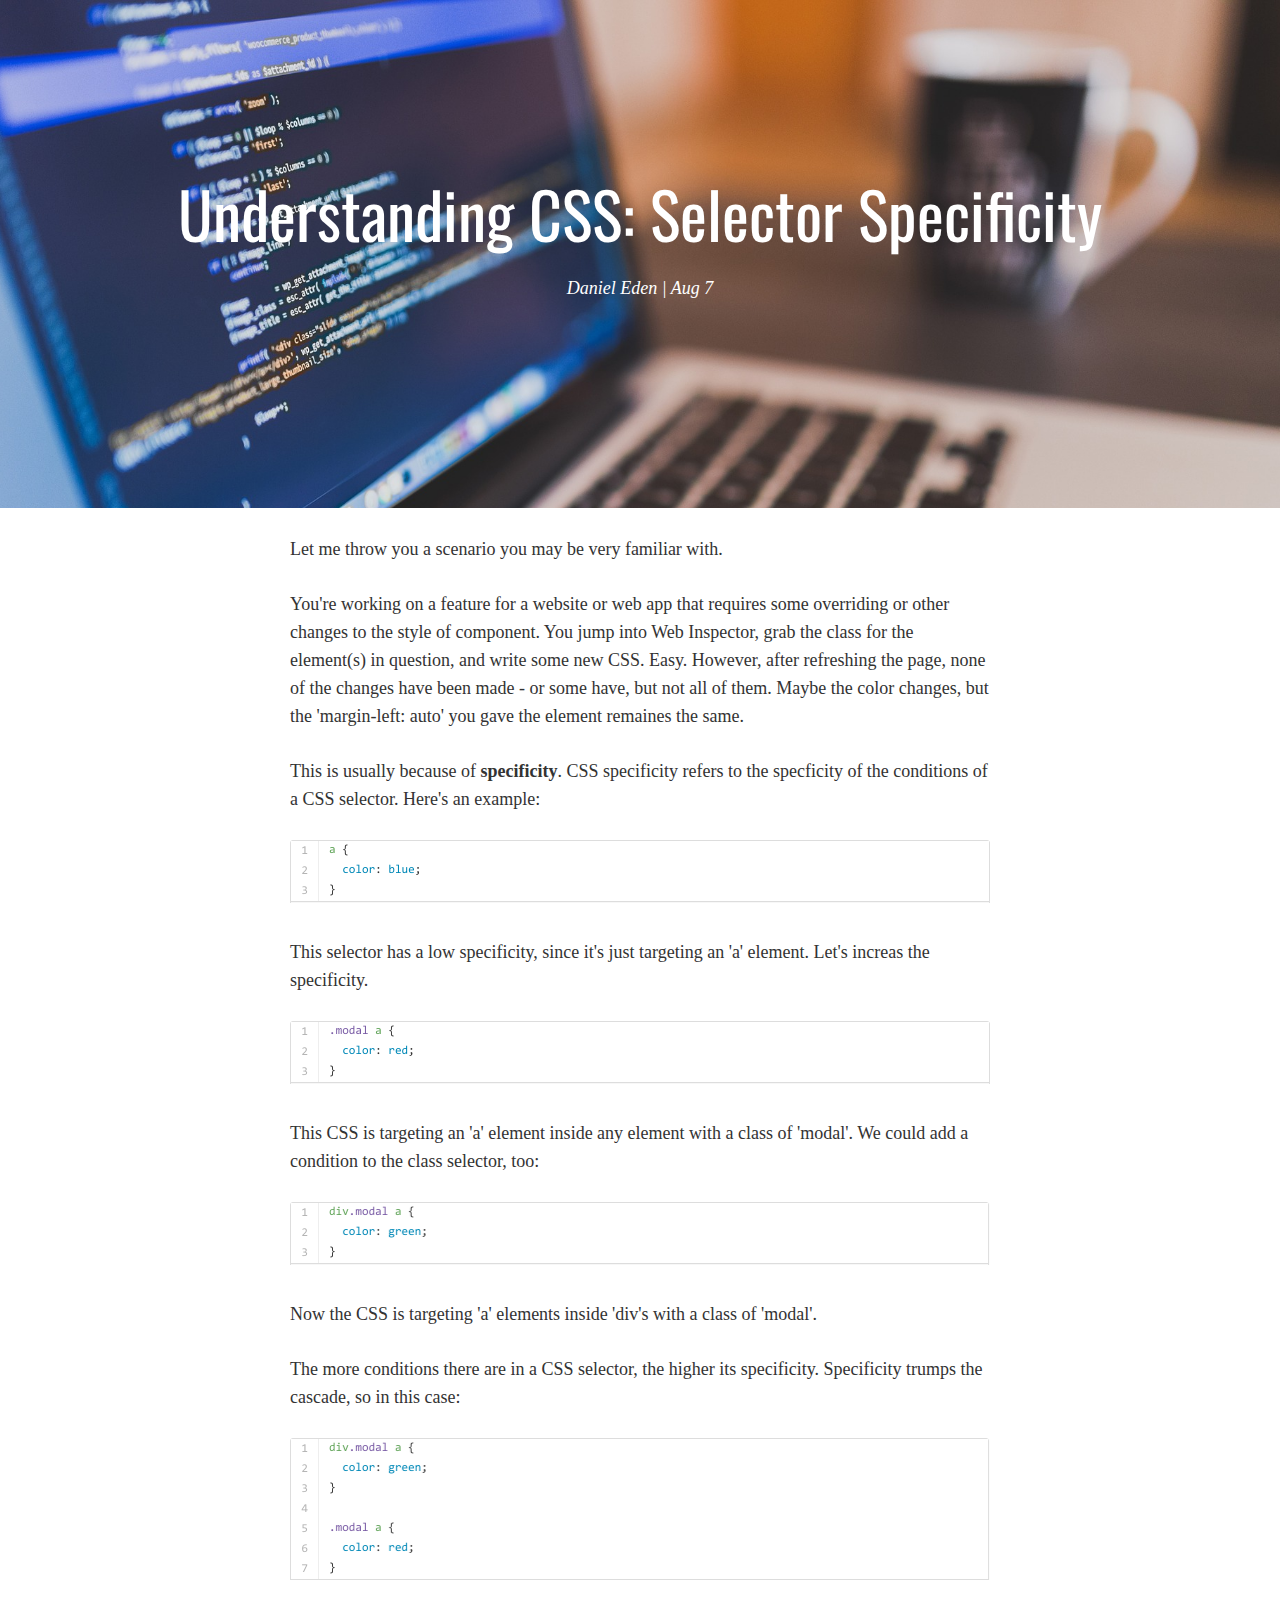
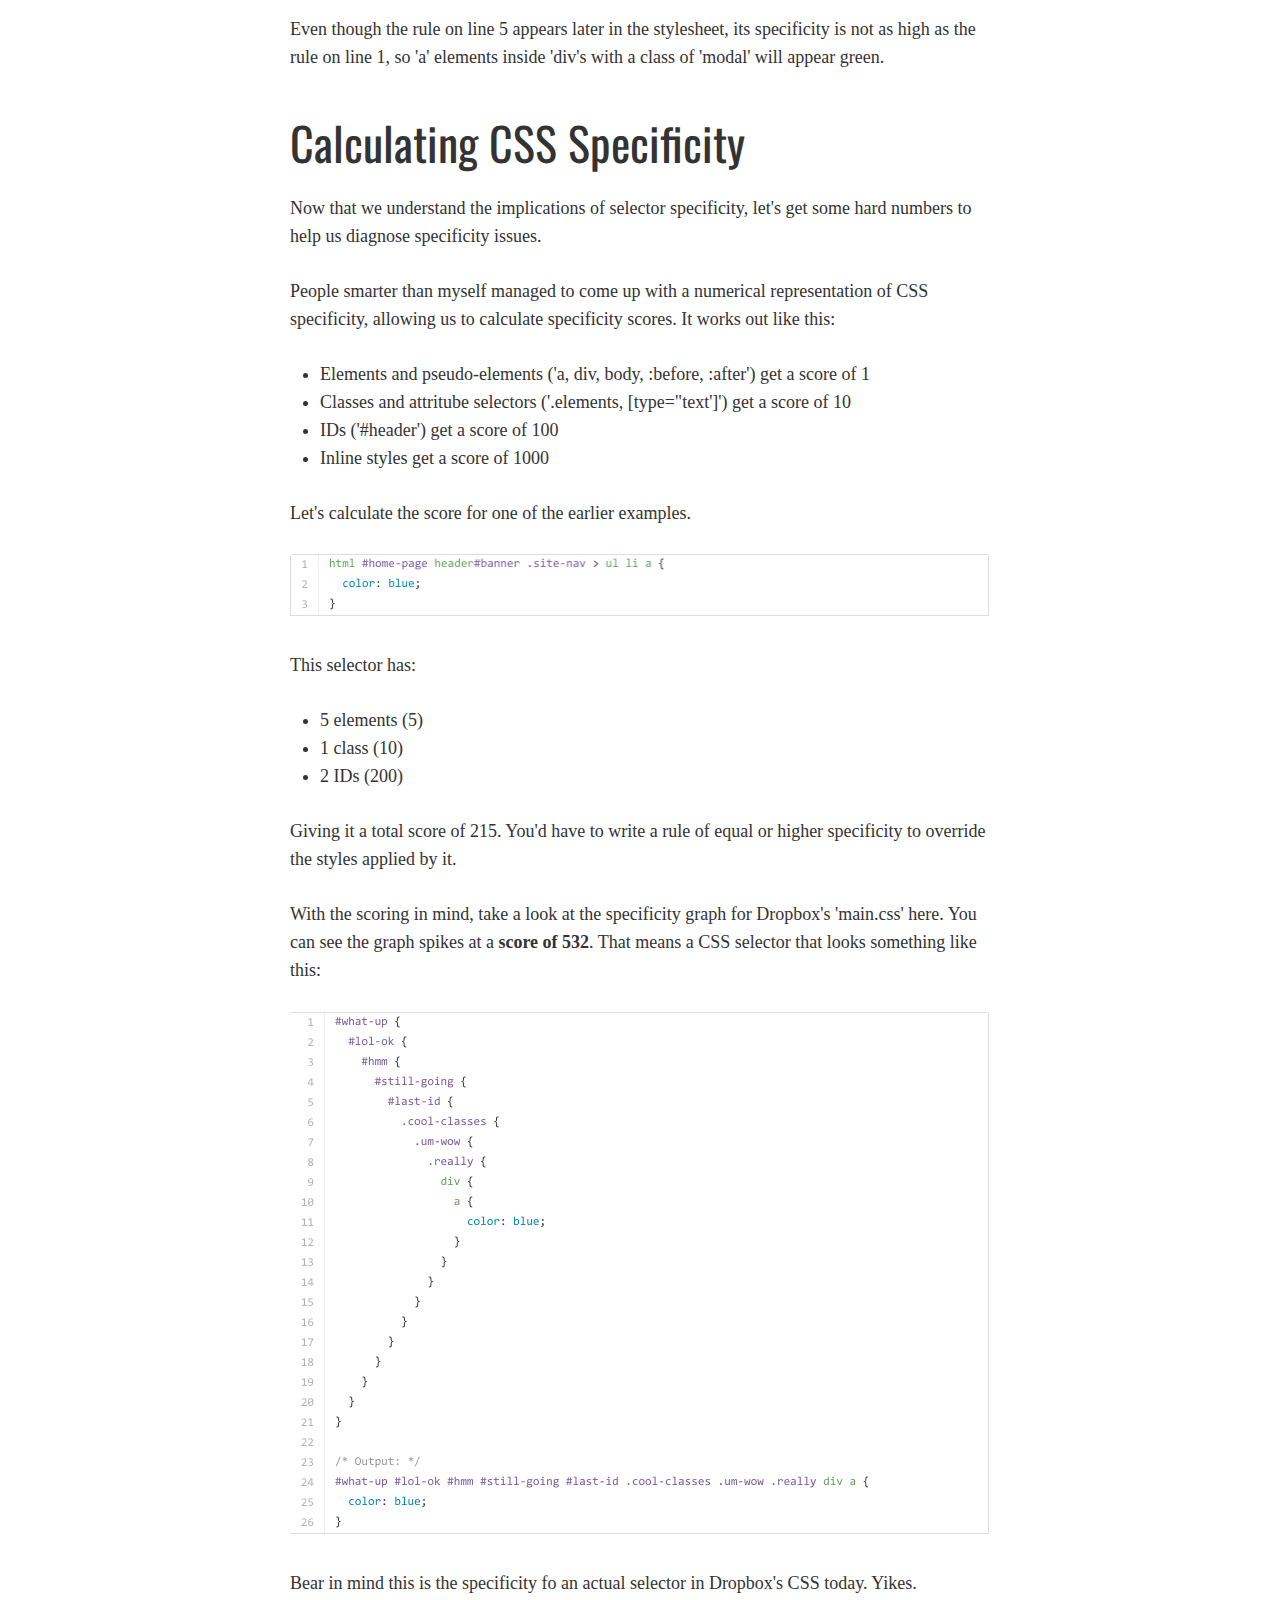
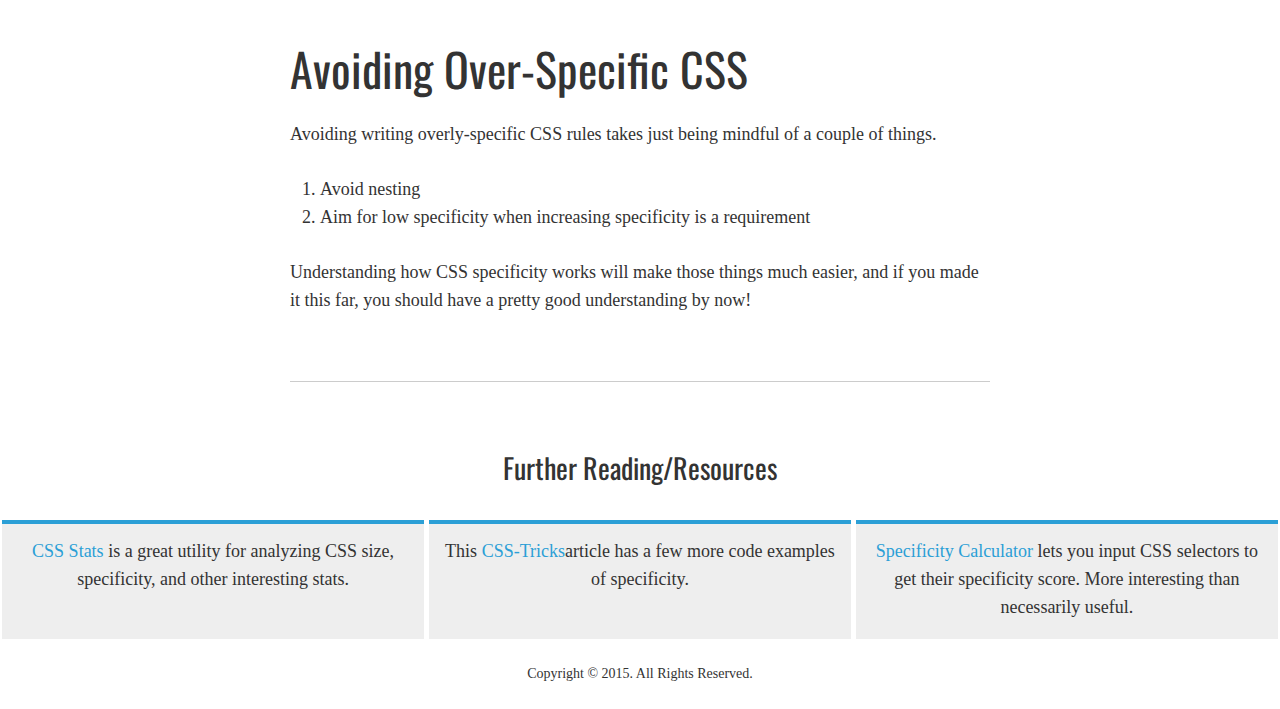
<file: index.html>
<!DOCTYPE html>
<html>
    <head>
        <meta http-equiv="Content-type" content="text/html; charset=utf-8">
        <title>Understanding CSS: Selector Specificity</title>
        <link rel="stylesheet" type="text/css" href="reset.css">
        <link rel="stylesheet" type="text/css" href="style.css">
    </head>
    
    <body>
        <header>
            <h1>Understanding CSS: Selector Specificity</h1>
            <p>Daniel Eden   |   Aug 7</p>
        </header>
        
        <section>
        <p>Let me throw you a scenario you may be very familiar with.</p>
        
        <p>You're working on a feature for a website or web app that requires some overriding or other changes to the style of component. You jump into Web Inspector, grab the class for the element(s) in question, and write some new CSS. Easy. However, after refreshing the page, none of the changes have been made - or some have, but not all of them. Maybe the color changes, but the 'margin-left: auto' you gave the element remaines the same.</p>
            
        <p>This is usually because of <strong>specificity</strong>. CSS specificity refers to the specficity of the conditions of a CSS selector. Here's an example:</p>
            
        <img src="images/code-01.png"/>
        
        <p>This selector has a low specificity, since it's just targeting an 'a' element. Let's increas the specificity.</p>
        <img src="images/code-02.png"/>
            
        <p>This CSS is targeting an 'a' element inside any element with a class of 'modal'. We could add a condition to the class selector, too:</p>
            
        <img src="images/code-03.png"/>
            
        <p>Now the CSS is targeting 'a' elements inside 'div's with a class of 'modal'.</p>
        <p>The more conditions there are in a CSS selector, the higher its specificity. Specificity trumps the cascade, so in this case:</p>
        
        <img src="images/code-04.png"/>
            
        <p>Even though the rule on line 5 appears later in the stylesheet, its specificity is not as high as the rule on line 1, so 'a' elements inside 'div's with a class of 'modal' will appear green.</p>
            
        <h2>Calculating CSS Specificity</h2>
        <p>Now that we understand the implications of selector specificity, let's get some hard numbers to help us diagnose specificity issues.</p>
            
        <p>People smarter than myself managed to come up with a numerical representation of CSS specificity, allowing us to calculate specificity scores. It works out like this:</p>
        
        <ul>
            <li>Elements and pseudo-elements ('a, div, body, :before, :after') get a score of 1</li>
            <li>Classes and attritube selectors ('.elements, [type="text']') get a score of 10</li>
            <li>IDs ('#header') get a score of 100</li>
            <li>Inline styles get a score of 1000</li>
        </ul>
            
        <p>Let's calculate the score for one of the earlier examples.</p>
        
        <img src="images/code-05.png"/>
        
        <p>This selector has:</p>
        <ul>
            <li>5 elements (5)</li>
            <li>1 class (10)</li>
            <li>2 IDs (200)</li>
        </ul>
            
        <p>Giving it a total score of 215. You'd have to write a rule of equal or higher specificity to override the styles applied by it.</p>
        
        <p>With the scoring in mind, take a look at the specificity graph for Dropbox's 'main.css' here. You can see the graph spikes at a <span class="bold">score of 532</span>. That means a CSS selector that looks something like this:</p>
            
        <img src="images/code-06.png"/>
            
        <p>Bear in mind this is the specificity fo an actual selector in Dropbox's CSS today. Yikes.</p>
            
        <h2>Avoiding Over-Specific CSS</h2>
            
        <p>Avoiding writing overly-specific CSS rules takes just being mindful of a couple of things.</p>
        
        <ol>
            <li>Avoid nesting</li>
            <li>Aim for low specificity when increasing specificity is a requirement</li>
        </ol>
            
        <p>Understanding how CSS specificity works will make those things much easier, and if you made it this far, you should have a pretty good understanding by now!</p>
        </section>
        
        <footer>
        <h3>Further Reading/Resources</h3>
        
        <ul>
            <li><a href="http://cssstats.com/">CSS Stats</a> is a great utility for analyzing CSS size, specificity, and other interesting stats.</li>
            <li>This <a href="https://css-tricks.com/specifics-on-css-specificity/">CSS-Tricks</a>article has a few more code examples of specificity.</li>
            <li><a href="http://specificity.keegan.st/">Specificity Calculator</a> lets you input CSS selectors to get their specificity score. More interesting than necessarily useful.</li>
        </ul>
            
        <p>Copyright © 2015. All Rights Reserved.</p>
            
        </footer>
    </body>
</html>
</file>
<file: style.css>
@import url('https://fonts.googleapis.com/css?family=Oswald');
body {
    font-size:18px;
    line-height: 28px;
    color: #333;
}

header {
    background: url(images/coding-header.jpg) 50% 50%;
    background-size: cover;
    background-attachment: fixed;
    text-align: center;
    color: #FFF;
    padding: 14% 0;
}

section {
    width: 700px;
    margin: 0 auto;
    border-bottom: 1px solid #CCC;
    padding-bottom: 40px;
    margin-bottom: 70px;
}

footer {
    text-align: center;
}

h1,
h2,
h3 {
    font-family: 'Oswald', sans-serif;
    font-weight: normal;
}

h1 {
    font-size: 64px;
    line-height: 68px;
    margin: 0;
}

h2 {
    font-size: 46px;
    line-height: 50px;
    margin-bottom: 0;
}

h3 {
    font-size: 28px;
    line-height: 32px;
}

a {
    color: #2B9FD6;
    text-decoration: none;
}

a:hover {
    color: #30BEFF;
    text-decoration: underline;
}

ul,
ol {
    margin: 0;
}

header p {
    font-style: italic;
}

span.bold {
    font-weight:bold;
}

footer ul {
    padding: 0;
}

footer li {
    display: inline-block;
    vertical-align: top;
    width: 31%;
    background: #eee;
    border-top: 4px solid #2B9FD6;
    padding: 1%;
    min-height: 90px;
}

footer li:hover {
    border-color: #30BEFF;
}

footer p {
    font-size: 14px;
    color: #333;
}
</file>
